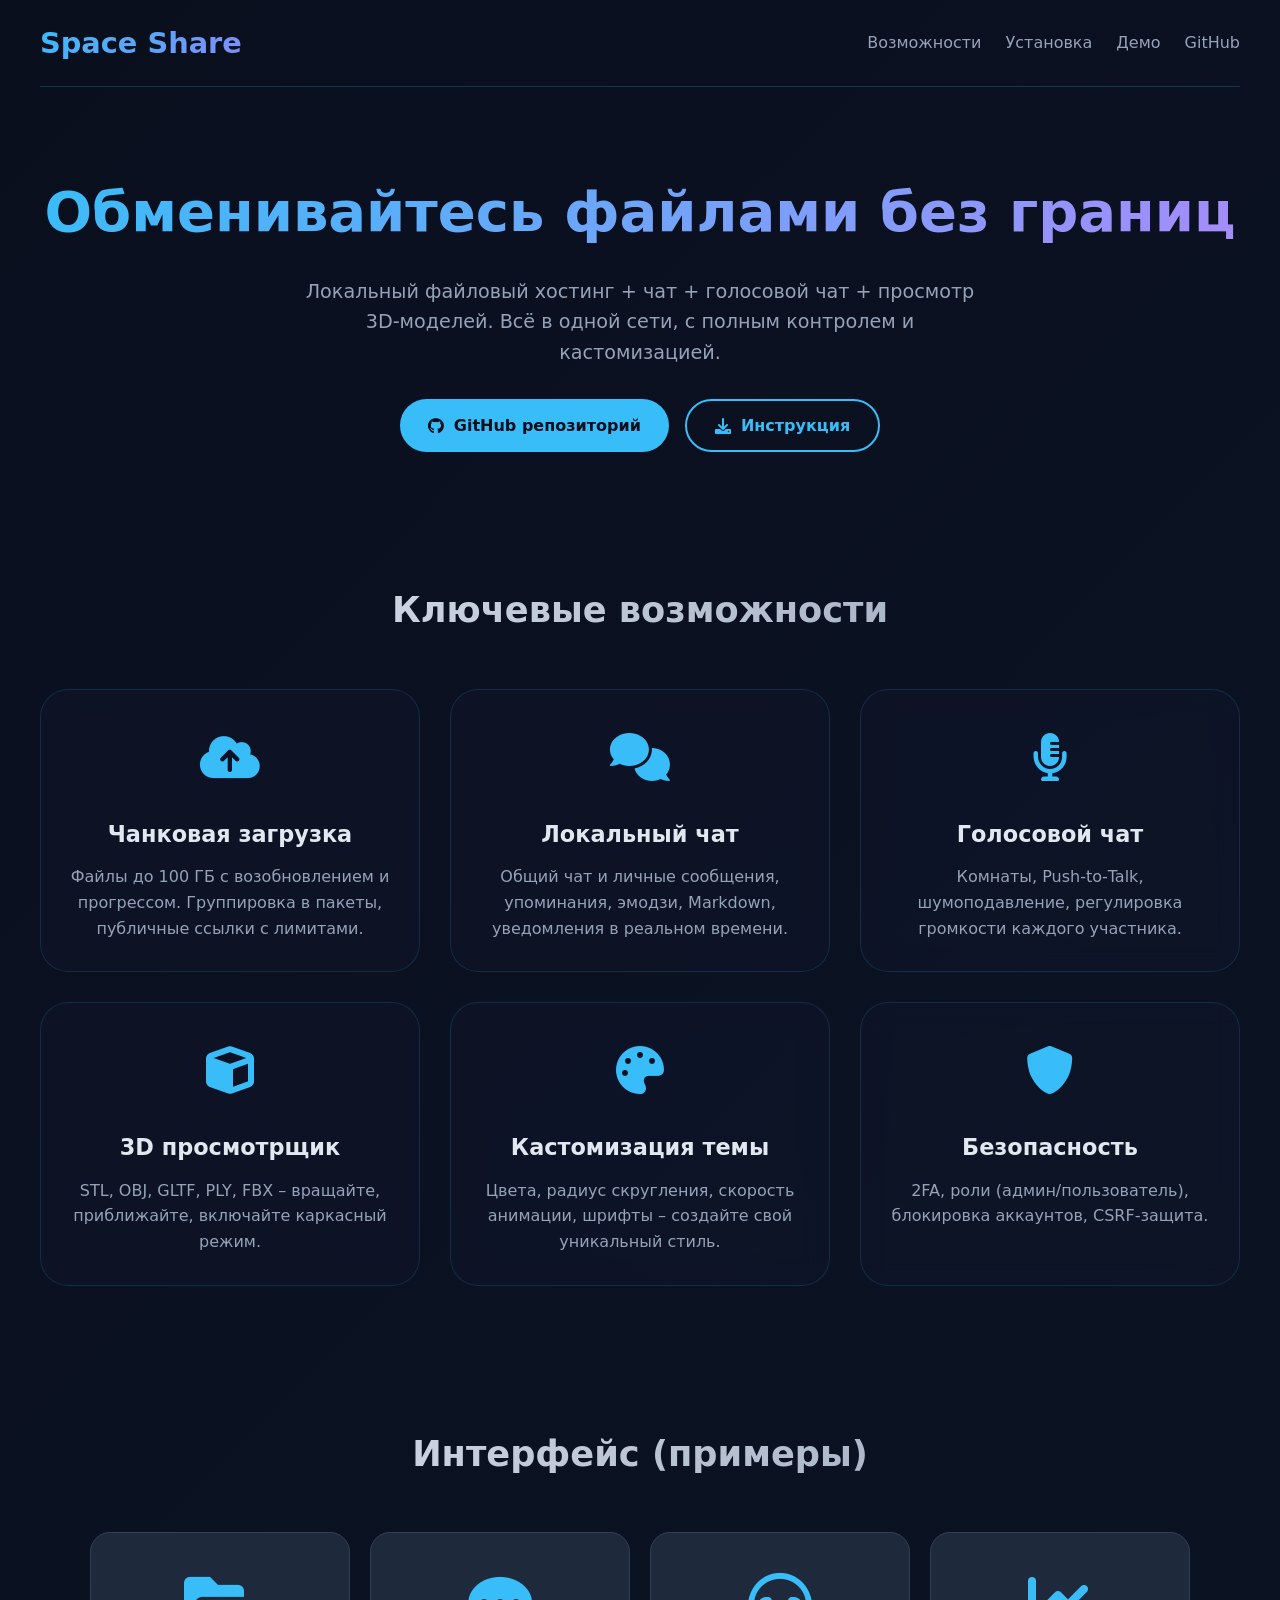
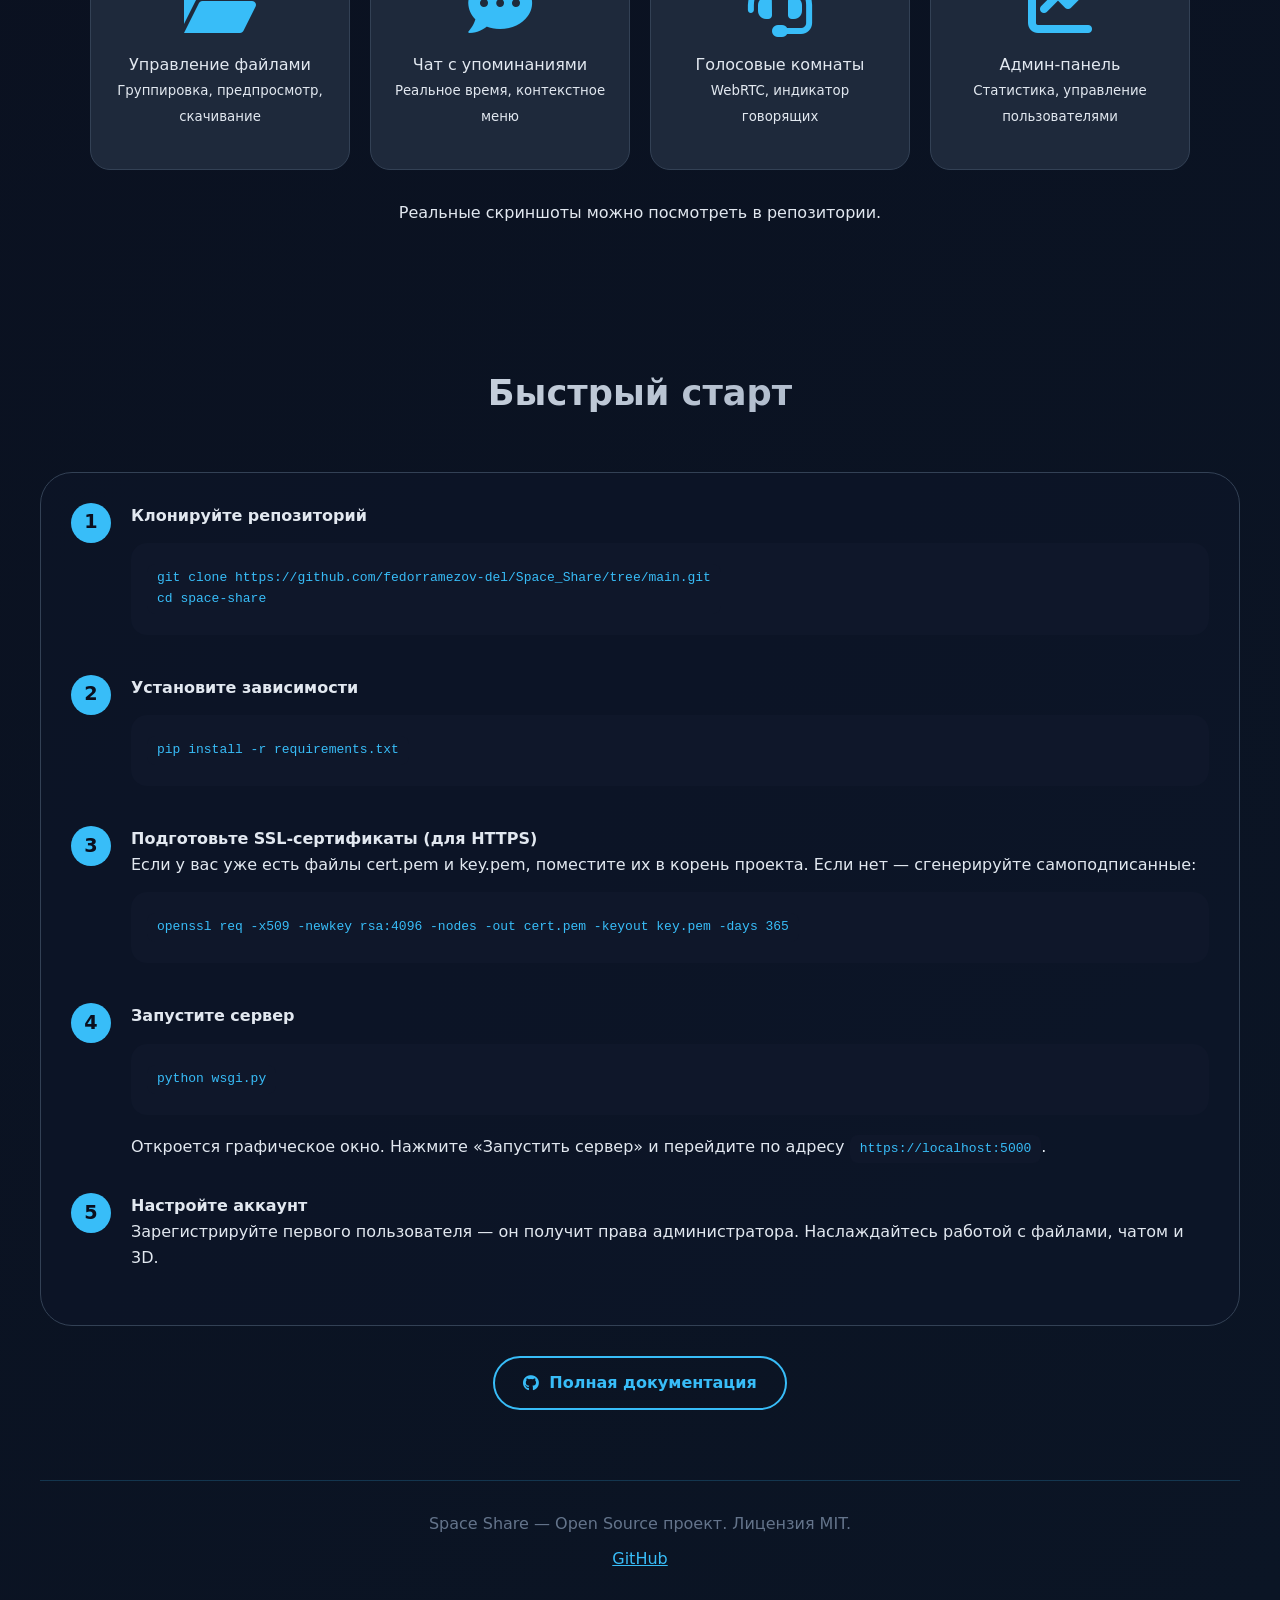
<file: index.html>
<!DOCTYPE html>
<html lang="ru">
<head>
    <meta charset="UTF-8">
    <meta name="viewport" content="width=device-width, initial-scale=1.0">
    <title>Space Share — локальный файловый хостинг</title>
    <link rel="stylesheet" href="https://cdnjs.cloudflare.com/ajax/libs/font-awesome/6.0.0-beta3/css/all.min.css">
    <style>
        * {
            margin: 0;
            padding: 0;
            box-sizing: border-box;
        }

        body {
            font-family: 'Segoe UI', 'Inter', system-ui, -apple-system, sans-serif;
            background: linear-gradient(135deg, #0a0f1e 0%, #0b1525 100%);
            color: #e2e8f0;
            line-height: 1.6;
            scroll-behavior: smooth;
        }

        ::-webkit-scrollbar {
            width: 10px;
        }
        ::-webkit-scrollbar-track {
            background: #0f172a;
        }
        ::-webkit-scrollbar-thumb {
            background: linear-gradient(135deg, #38bdf8, #3b82f6);
            border-radius: 10px;
        }

        .container {
            max-width: 1200px;
            margin: 0 auto;
            padding: 0 24px;
        }

        .navbar {
            display: flex;
            justify-content: space-between;
            align-items: center;
            padding: 20px 0;
            flex-wrap: wrap;
            gap: 16px;
            border-bottom: 1px solid rgba(56, 189, 248, 0.2);
        }
        .logo {
            font-size: 1.8rem;
            font-weight: 800;
            background: linear-gradient(135deg, #38bdf8, #818cf8);
            -webkit-background-clip: text;
            background-clip: text;
            color: transparent;
        }
        .nav-links {
            display: flex;
            gap: 24px;
        }
        .nav-links a {
            color: #94a3b8;
            text-decoration: none;
            transition: 0.2s;
        }
        .nav-links a:hover {
            color: #38bdf8;
        }

        .hero {
            padding: 80px 0 60px;
            text-align: center;
        }
        .hero h1 {
            font-size: 3.5rem;
            font-weight: 800;
            background: linear-gradient(135deg, #38bdf8, #a78bfa);
            -webkit-background-clip: text;
            background-clip: text;
            color: transparent;
            margin-bottom: 20px;
            animation: fadeInUp 0.8s ease;
        }
        .hero p {
            font-size: 1.2rem;
            color: #94a3b8;
            max-width: 700px;
            margin: 0 auto 30px;
            animation: fadeInUp 0.8s ease 0.1s backwards;
        }
        .cta-buttons {
            display: flex;
            gap: 16px;
            justify-content: center;
            flex-wrap: wrap;
            animation: fadeInUp 0.8s ease 0.2s backwards;
        }
        .btn {
            display: inline-flex;
            align-items: center;
            gap: 10px;
            padding: 12px 28px;
            border-radius: 40px;
            font-weight: 600;
            text-decoration: none;
            transition: all 0.3s ease;
            background: #38bdf8;
            color: #0a0f1e;
            border: none;
        }
        .btn-outline {
            background: transparent;
            border: 2px solid #38bdf8;
            color: #38bdf8;
        }
        .btn:hover {
            transform: translateY(-3px);
            box-shadow: 0 10px 25px -8px rgba(56, 189, 248, 0.4);
        }

        .section {
            padding: 70px 0;
        }
        .section-title {
            text-align: center;
            font-size: 2.2rem;
            margin-bottom: 50px;
            background: linear-gradient(135deg, #e2e8f0, #94a3b8);
            -webkit-background-clip: text;
            background-clip: text;
            color: transparent;
        }
        .features-grid {
            display: grid;
            grid-template-columns: repeat(auto-fit, minmax(300px, 1fr));
            gap: 30px;
        }
        .feature-card {
            background: rgba(15, 23, 42, 0.6);
            backdrop-filter: blur(12px);
            border: 1px solid rgba(56, 189, 248, 0.15);
            border-radius: 28px;
            padding: 30px 24px;
            transition: all 0.3s;
            text-align: center;
        }
        .feature-card:hover {
            transform: translateY(-8px);
            border-color: #38bdf8;
            box-shadow: 0 20px 35px -15px rgba(0, 0, 0, 0.5);
        }
        .feature-icon {
            font-size: 3rem;
            color: #38bdf8;
            margin-bottom: 20px;
        }
        .feature-card h3 {
            font-size: 1.4rem;
            margin-bottom: 12px;
        }
        .feature-card p {
            color: #94a3b8;
        }

        .screenshots {
            display: flex;
            flex-wrap: wrap;
            gap: 20px;
            justify-content: center;
            margin-top: 30px;
        }
        .screenshot-placeholder {
            background: #1e293b;
            border-radius: 20px;
            padding: 40px 20px;
            text-align: center;
            width: 260px;
            border: 1px solid #334155;
            transition: 0.2s;
        }
        .screenshot-placeholder i {
            font-size: 4rem;
            color: #38bdf8;
            margin-bottom: 15px;
        }
        .screenshot-placeholder:hover {
            border-color: #38bdf8;
            transform: scale(1.02);
        }

        .install-steps {
            background: rgba(15, 23, 42, 0.5);
            border-radius: 32px;
            padding: 30px;
            border: 1px solid #334155;
        }
        .step {
            display: flex;
            gap: 20px;
            margin-bottom: 25px;
            align-items: flex-start;
            flex-wrap: wrap;
        }
        .step-number {
            width: 40px;
            height: 40px;
            background: #38bdf8;
            color: #0a0f1e;
            border-radius: 40px;
            display: flex;
            align-items: center;
            justify-content: center;
            font-weight: bold;
            font-size: 1.2rem;
        }
        .step-content {
            flex: 1;
        }
        code {
            background: #0f172a;
            padding: 4px 10px;
            border-radius: 8px;
            font-family: monospace;
            color: #38bdf8;
            display: inline-block;
            margin: 5px 0;
        }
        pre {
            background: #0f172a;
            padding: 16px;
            border-radius: 16px;
            overflow-x: auto;
            font-family: monospace;
            margin: 15px 0;
        }

        .footer {
            border-top: 1px solid rgba(56, 189, 248, 0.2);
            padding: 30px 0;
            text-align: center;
            color: #64748b;
        }

        @keyframes fadeInUp {
            from {
                opacity: 0;
                transform: translateY(30px);
            }
            to {
                opacity: 1;
                transform: translateY(0);
            }
        }

        @media (max-width: 768px) {
            .hero h1 {
                font-size: 2.2rem;
            }
            .navbar {
                flex-direction: column;
                text-align: center;
            }
            .section-title {
                font-size: 1.8rem;
            }
            .btn {
                padding: 10px 20px;
            }
        }
    </style>
</head>
<body>

<nav class="navbar container">
    <div class="logo">Space Share</div>
    <div class="nav-links">
        <a href="#features">Возможности</a>
        <a href="#install">Установка</a>
        <a href="#demo">Демо</a>
        <a href="https://github.com/fedorramezov-del/Space-Share" target="_blank">GitHub</a>
    </div>
</nav>

<main>
    <div class="hero container">
        <h1>Обменивайтесь файлами без границ</h1>
        <p>Локальный файловый хостинг + чат + голосовой чат + просмотр 3D‑моделей. Всё в одной сети, с полным контролем и кастомизацией.</p>
        <div class="cta-buttons">
            <a href="https://github.com/fedorramezov-del/Space-Share" class="btn"><i class="fab fa-github"></i> GitHub репозиторий</a>
            <a href="#install" class="btn btn-outline"><i class="fas fa-download"></i> Инструкция</a>
        </div>
    </div>

    <div class="container section" id="features">
        <h2 class="section-title">Ключевые возможности</h2>
        <div class="features-grid">
            <div class="feature-card">
                <div class="feature-icon"><i class="fas fa-cloud-upload-alt"></i></div>
                <h3>Чанковая загрузка</h3>
                <p>Файлы до 100 ГБ с возобновлением и прогрессом. Группировка в пакеты, публичные ссылки с лимитами.</p>
            </div>
            <div class="feature-card">
                <div class="feature-icon"><i class="fas fa-comments"></i></div>
                <h3>Локальный чат</h3>
                <p>Общий чат и личные сообщения, упоминания, эмодзи, Markdown, уведомления в реальном времени.</p>
            </div>
            <div class="feature-card">
                <div class="feature-icon"><i class="fas fa-microphone-alt"></i></div>
                <h3>Голосовой чат</h3>
                <p>Комнаты, Push‑to‑Talk, шумоподавление, регулировка громкости каждого участника.</p>
            </div>
            <div class="feature-card">
                <div class="feature-icon"><i class="fas fa-cube"></i></div>
                <h3>3D просмотрщик</h3>
                <p>STL, OBJ, GLTF, PLY, FBX – вращайте, приближайте, включайте каркасный режим.</p>
            </div>
            <div class="feature-card">
                <div class="feature-icon"><i class="fas fa-palette"></i></div>
                <h3>Кастомизация темы</h3>
                <p>Цвета, радиус скругления, скорость анимации, шрифты – создайте свой уникальный стиль.</p>
            </div>
            <div class="feature-card">
                <div class="feature-icon"><i class="fas fa-shield-alt"></i></div>
                <h3>Безопасность</h3>
                <p>2FA, роли (админ/пользователь), блокировка аккаунтов, CSRF‑защита.</p>
            </div>
        </div>
    </div>

    <div class="container section" id="demo">
        <h2 class="section-title">Интерфейс (примеры)</h2>
        <div class="screenshots">
            <div class="screenshot-placeholder">
                <i class="fas fa-folder-open"></i>
                <p>Управление файлами</p>
                <small>Группировка, предпросмотр, скачивание</small>
            </div>
            <div class="screenshot-placeholder">
                <i class="fas fa-comment-dots"></i>
                <p>Чат с упоминаниями</p>
                <small>Реальное время, контекстное меню</small>
            </div>
            <div class="screenshot-placeholder">
                <i class="fas fa-headset"></i>
                <p>Голосовые комнаты</p>
                <small>WebRTC, индикатор говорящих</small>
            </div>
            <div class="screenshot-placeholder">
                <i class="fas fa-chart-line"></i>
                <p>Админ‑панель</p>
                <small>Статистика, управление пользователями</small>
            </div>
        </div>
        <p style="text-align: center; margin-top: 30px;">Реальные скриншоты можно посмотреть в репозитории.</p>
    </div>

    <div class="container section" id="install">
        <h2 class="section-title">Быстрый старт</h2>
        <div class="install-steps">
            <div class="step">
                <div class="step-number">1</div>
                <div class="step-content">
                    <strong>Клонируйте репозиторий</strong>
                    <pre><code>git clone https://github.com/fedorramezov-del/Space_Share/tree/main.git
cd space-share</code></pre>
                </div>
            </div>
            <div class="step">
                <div class="step-number">2</div>
                <div class="step-content">
                    <strong>Установите зависимости</strong>
                    <pre><code>pip install -r requirements.txt</code></pre>
                </div>
            </div>
            <div class="step">
                <div class="step-number">3</div>
                <div class="step-content">
                    <strong>Подготовьте SSL-сертификаты (для HTTPS)</strong>
                    <p>Если у вас уже есть файлы cert.pem и key.pem, поместите их в корень проекта. Если нет — сгенерируйте самоподписанные:</p>
                    <pre><code>openssl req -x509 -newkey rsa:4096 -nodes -out cert.pem -keyout key.pem -days 365</code></pre>
                </div>
            </div>
            <div class="step">
                <div class="step-number">4</div>
                <div class="step-content">
                    <strong>Запустите сервер</strong>
                    <pre><code>python wsgi.py</code></pre>
                    <p>Откроется графическое окно. Нажмите «Запустить сервер» и перейдите по адресу <code>https://localhost:5000</code>.</p>
                </div>
            </div>
            <div class="step">
                <div class="step-number">5</div>
                <div class="step-content">
                    <strong>Настройте аккаунт</strong>
                    <p>Зарегистрируйте первого пользователя — он получит права администратора. Наслаждайтесь работой с файлами, чатом и 3D.</p>
                </div>
            </div>
        </div>
        <div style="text-align: center; margin-top: 30px;">
            <a href="https://github.com/fedorramezov-del/Space-Share/blob/main/README.md" class="btn btn-outline"><i class="fab fa-github"></i> Полная документация</a>
        </div>
    </div>
</main>

<footer class="footer container">
    <p>Space Share — Open Source проект. Лицензия MIT.</p>
    <p style="margin-top: 10px;">
        <a href="https://github.com/fedorramezov-del/Space_Share/tree/main" style="color: #38bdf8;">GitHub</a>
    </p>
</footer>

<script>
    const cards = document.querySelectorAll('.feature-card, .screenshot-placeholder');
    const observer = new IntersectionObserver((entries) => {
        entries.forEach(entry => {
            if (entry.isIntersecting) {
                entry.target.style.opacity = '1';
                entry.target.style.transform = 'translateY(0)';
                observer.unobserve(entry.target);
            }
        });
    }, { threshold: 0.2 });
    cards.forEach(card => {
        card.style.opacity = '0';
        card.style.transform = 'translateY(20px)';
        card.style.transition = 'all 0.5s ease';
        observer.observe(card);
    });
</script>
</body>
</html>
</file>
